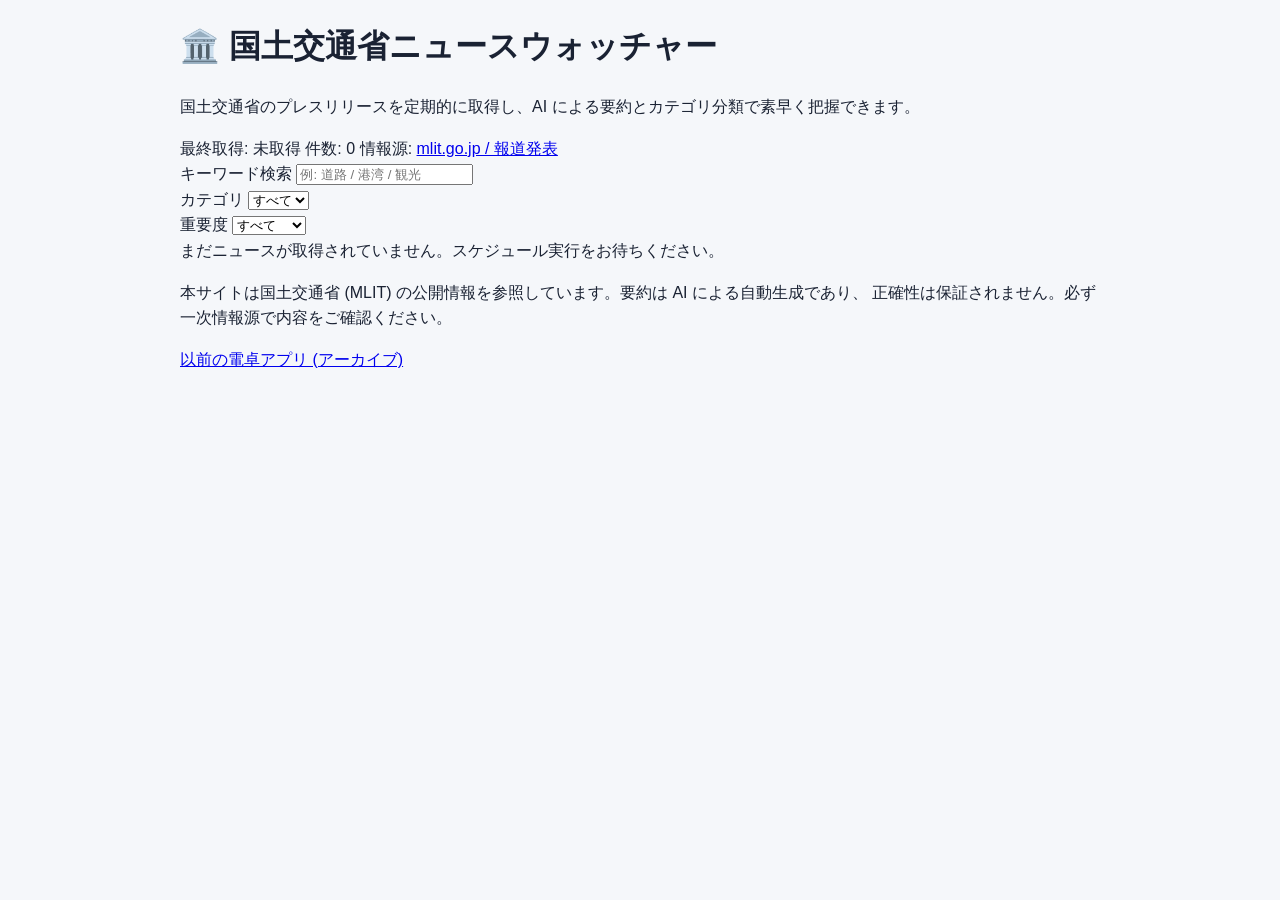
<file: index.html>
<!DOCTYPE html>
<html lang="ja">
<head>
  <meta charset="UTF-8" />
  <meta name="viewport" content="width=device-width, initial-scale=1.0" />
  <title>国土交通省ニュースウォッチャー</title>
  <meta name="description" content="国土交通省のプレスリリースを自動収集し、AI 要約付きで一覧表示するダッシュボードです。" />
  <link rel="stylesheet" href="styles.css" />
</head>
<body>
  <header class="site-header">
    <div class="container">
      <h1 class="site-title">
        <span class="logo-mark" aria-hidden="true">🏛️</span>
        国土交通省ニュースウォッチャー
      </h1>
      <p class="site-tagline">
        国土交通省のプレスリリースを定期的に取得し、AI による要約とカテゴリ分類で素早く把握できます。
      </p>
      <div class="meta-bar">
        <span class="meta-item">
          <span class="meta-label">最終取得:</span>
          <span id="fetched-at" class="meta-value">読み込み中...</span>
        </span>
        <span class="meta-item">
          <span class="meta-label">件数:</span>
          <span id="count" class="meta-value">-</span>
        </span>
        <span class="meta-item">
          <span class="meta-label">情報源:</span>
          <a id="source-link" class="meta-value" href="https://www.mlit.go.jp/report/press/index.html" target="_blank" rel="noopener noreferrer">
            mlit.go.jp / 報道発表
          </a>
        </span>
      </div>
    </div>
  </header>

  <main class="container">
    <section class="controls" aria-label="絞り込み">
      <div class="control-group">
        <label for="search">キーワード検索</label>
        <input id="search" type="search" placeholder="例: 道路 / 港湾 / 観光" autocomplete="off" />
      </div>
      <div class="control-group">
        <label for="category">カテゴリ</label>
        <select id="category">
          <option value="">すべて</option>
        </select>
      </div>
      <div class="control-group">
        <label for="importance">重要度</label>
        <select id="importance">
          <option value="">すべて</option>
          <option value="high">重要のみ</option>
          <option value="normal">通常</option>
        </select>
      </div>
    </section>

    <section id="news-section" aria-live="polite">
      <div id="status" class="status">読み込み中...</div>
      <ul id="news-list" class="news-list"></ul>
    </section>
  </main>

  <footer class="site-footer">
    <div class="container">
      <p>
        本サイトは国土交通省 (MLIT) の公開情報を参照しています。要約は AI による自動生成であり、
        正確性は保証されません。必ず一次情報源で内容をご確認ください。
      </p>
      <p>
        <a href="archive/calculator/index.html">以前の電卓アプリ (アーカイブ)</a>
      </p>
    </div>
  </footer>

  <script src="app.js"></script>
</body>
</html>
</file>
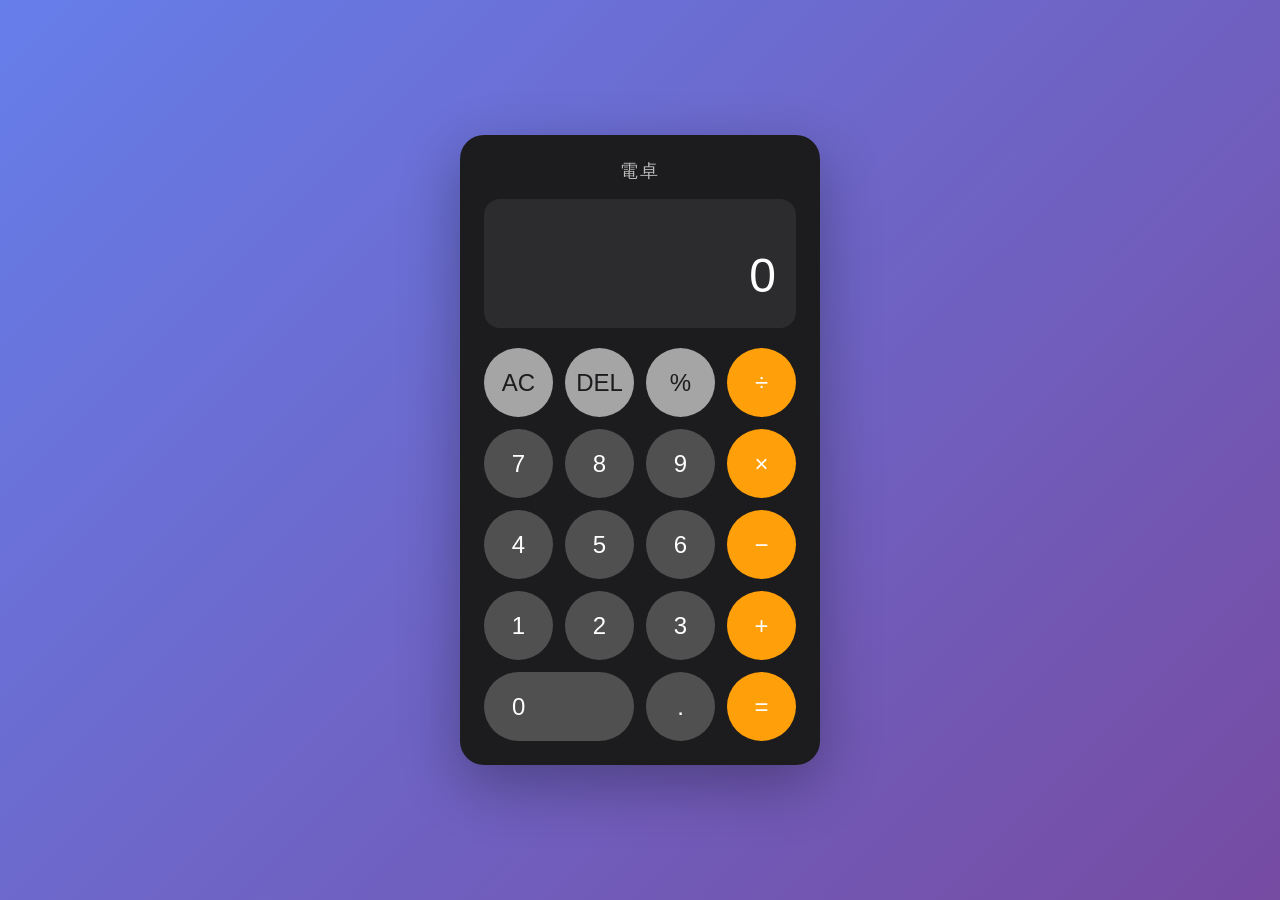
<file: archive/calculator/index.html>
<!DOCTYPE html>
<html lang="ja">
<head>
    <meta charset="UTF-8">
    <meta name="viewport" content="width=device-width, initial-scale=1.0">
    <title>シンプル電卓</title>
    <link rel="stylesheet" href="styles.css">
</head>
<body>
    <div class="calculator">
        <h1 class="title">電卓</h1>
        <div class="display">
            <div class="previous-operand" id="previousOperand"></div>
            <div class="current-operand" id="currentOperand">0</div>
        </div>
        <div class="buttons">
            <button class="btn btn-clear" data-action="clear">AC</button>
            <button class="btn btn-function" data-action="delete">DEL</button>
            <button class="btn btn-function" data-action="percent">%</button>
            <button class="btn btn-operator" data-action="operator" data-value="÷">÷</button>

            <button class="btn btn-number" data-action="number" data-value="7">7</button>
            <button class="btn btn-number" data-action="number" data-value="8">8</button>
            <button class="btn btn-number" data-action="number" data-value="9">9</button>
            <button class="btn btn-operator" data-action="operator" data-value="×">×</button>

            <button class="btn btn-number" data-action="number" data-value="4">4</button>
            <button class="btn btn-number" data-action="number" data-value="5">5</button>
            <button class="btn btn-number" data-action="number" data-value="6">6</button>
            <button class="btn btn-operator" data-action="operator" data-value="−">−</button>

            <button class="btn btn-number" data-action="number" data-value="1">1</button>
            <button class="btn btn-number" data-action="number" data-value="2">2</button>
            <button class="btn btn-number" data-action="number" data-value="3">3</button>
            <button class="btn btn-operator" data-action="operator" data-value="+">+</button>

            <button class="btn btn-number btn-zero" data-action="number" data-value="0">0</button>
            <button class="btn btn-number" data-action="number" data-value=".">.</button>
            <button class="btn btn-equals" data-action="equals">=</button>
        </div>
    </div>
    <script src="script.js"></script>
</body>
</html>
</file>
<file: styles.css>
:root {
  --color-bg: #f5f7fa;
  --color-surface: #ffffff;
  --color-text: #1a2233;
  --color-muted: #5a6578;
  --color-border: #e1e6ee;
  --color-primary: #0b4a8a;
  --color-primary-light: #e8f0fb;
  --color-accent: #c0392b;
  --color-high: #c0392b;
  --color-high-bg: #fdecea;
  --shadow-sm: 0 1px 2px rgba(15, 30, 60, 0.05);
  --shadow-md: 0 4px 12px rgba(15, 30, 60, 0.08);
  --radius: 10px;
}

* { box-sizing: border-box; }

html, body {
  margin: 0;
  padding: 0;
  background: var(--color-bg);
  color: var(--color-text);
  font-family: -apple-system, BlinkMacSystemFont, "Hiragino Sans", "Yu Gothic UI",
    "Segoe UI", "Helvetica Neue", Arial, sans-serif;
  line-height: 1.6;
  -webkit-font-smoothing: antialiased;
}

.container {
  max-width: 960px;
  margin: 0 auto;
  padding: 0 20px;
}

.calculator {
    background: #1c1c1e;
    border-radius: 24px;
    padding: 24px;
    box-shadow: 0 20px 60px rgba(0, 0, 0, 0.3);
    width: 100%;
    max-width: 360px;
}

.title {
    color: #fff;
    text-align: center;
    margin-bottom: 16px;
    font-size: 18px;
    font-weight: 500;
    letter-spacing: 2px;
    opacity: 0.7;
}

.display {
    background: #2c2c2e;
    border-radius: 16px;
    padding: 24px 20px;
    margin-bottom: 20px;
    text-align: right;
    min-height: 120px;
    display: flex;
    flex-direction: column;
    justify-content: flex-end;
    overflow: hidden;
}

.previous-operand {
    color: rgba(255, 255, 255, 0.5);
    font-size: 20px;
    min-height: 24px;
    word-wrap: break-word;
    word-break: break-all;
}

.current-operand {
    color: #fff;
    font-size: 48px;
    font-weight: 300;
    word-wrap: break-word;
    word-break: break-all;
    line-height: 1.2;
}

.buttons {
    display: grid;
    grid-template-columns: repeat(4, 1fr);
    gap: 12px;
}

.btn {
    border: none;
    border-radius: 50%;
    aspect-ratio: 1 / 1;
    font-size: 24px;
    font-weight: 500;
    cursor: pointer;
    transition: all 0.15s ease;
    user-select: none;
    -webkit-tap-highlight-color: transparent;
}

.btn:active {
    transform: scale(0.95);
    opacity: 0.8;
}

.btn-number {
    background: #505050;
    color: #fff;
}

.btn-number:hover {
    background: #606060;
}

.btn-function,
.btn-clear {
    background: #a5a5a5;
    color: #1c1c1e;
}

.btn-function:hover,
.btn-clear:hover {
    background: #b8b8b8;
}

.btn-operator {
    background: #ff9f0a;
    color: #fff;
}

.btn-operator:hover {
    background: #ffb340;
}

.btn-operator.active {
    background: #fff;
    color: #ff9f0a;
}

.btn-equals {
    background: #ff9f0a;
    color: #fff;
}

.btn-equals:hover {
    background: #ffb340;
}

.btn-zero {
    grid-column: span 2;
    aspect-ratio: auto;
    border-radius: 40px;
    text-align: left;
    padding-left: 28px;
}

@media (max-width: 400px) {
    .calculator {
        padding: 16px;
    }

    .current-operand {
        font-size: 40px;
    }

    .btn {
        font-size: 20px;
    }

    .buttons {
        gap: 10px;
    }
}
</file>
<file: archive/calculator/styles.css>
* {
    margin: 0;
    padding: 0;
    box-sizing: border-box;
    font-family: -apple-system, BlinkMacSystemFont, "Segoe UI", "Helvetica Neue", Arial, sans-serif;
}

body {
    min-height: 100vh;
    display: flex;
    justify-content: center;
    align-items: center;
    background: linear-gradient(135deg, #667eea 0%, #764ba2 100%);
    padding: 20px;
}

.calculator {
    background: #1c1c1e;
    border-radius: 24px;
    padding: 24px;
    box-shadow: 0 20px 60px rgba(0, 0, 0, 0.3);
    width: 100%;
    max-width: 360px;
}

.title {
    color: #fff;
    text-align: center;
    margin-bottom: 16px;
    font-size: 18px;
    font-weight: 500;
    letter-spacing: 2px;
    opacity: 0.7;
}

.display {
    background: #2c2c2e;
    border-radius: 16px;
    padding: 24px 20px;
    margin-bottom: 20px;
    text-align: right;
    min-height: 120px;
    display: flex;
    flex-direction: column;
    justify-content: flex-end;
    overflow: hidden;
}

.previous-operand {
    color: rgba(255, 255, 255, 0.5);
    font-size: 20px;
    min-height: 24px;
    word-wrap: break-word;
    word-break: break-all;
}

.current-operand {
    color: #fff;
    font-size: 48px;
    font-weight: 300;
    word-wrap: break-word;
    word-break: break-all;
    line-height: 1.2;
}

.buttons {
    display: grid;
    grid-template-columns: repeat(4, 1fr);
    gap: 12px;
}

.btn {
    border: none;
    border-radius: 50%;
    aspect-ratio: 1 / 1;
    font-size: 24px;
    font-weight: 500;
    cursor: pointer;
    transition: all 0.15s ease;
    user-select: none;
    -webkit-tap-highlight-color: transparent;
}

.btn:active {
    transform: scale(0.95);
    opacity: 0.8;
}

.btn-number {
    background: #505050;
    color: #fff;
}

.btn-number:hover {
    background: #606060;
}

.btn-function,
.btn-clear {
    background: #a5a5a5;
    color: #1c1c1e;
}

.btn-function:hover,
.btn-clear:hover {
    background: #b8b8b8;
}

.btn-operator {
    background: #ff9f0a;
    color: #fff;
}

.btn-operator:hover {
    background: #ffb340;
}

.btn-operator.active {
    background: #fff;
    color: #ff9f0a;
}

.btn-equals {
    background: #ff9f0a;
    color: #fff;
}

.btn-equals:hover {
    background: #ffb340;
}

.btn-zero {
    grid-column: span 2;
    aspect-ratio: auto;
    border-radius: 40px;
    text-align: left;
    padding-left: 28px;
}

@media (max-width: 400px) {
    .calculator {
        padding: 16px;
    }

    .current-operand {
        font-size: 40px;
    }

    .btn {
        font-size: 20px;
    }

    .buttons {
        gap: 10px;
    }
}
</file>
